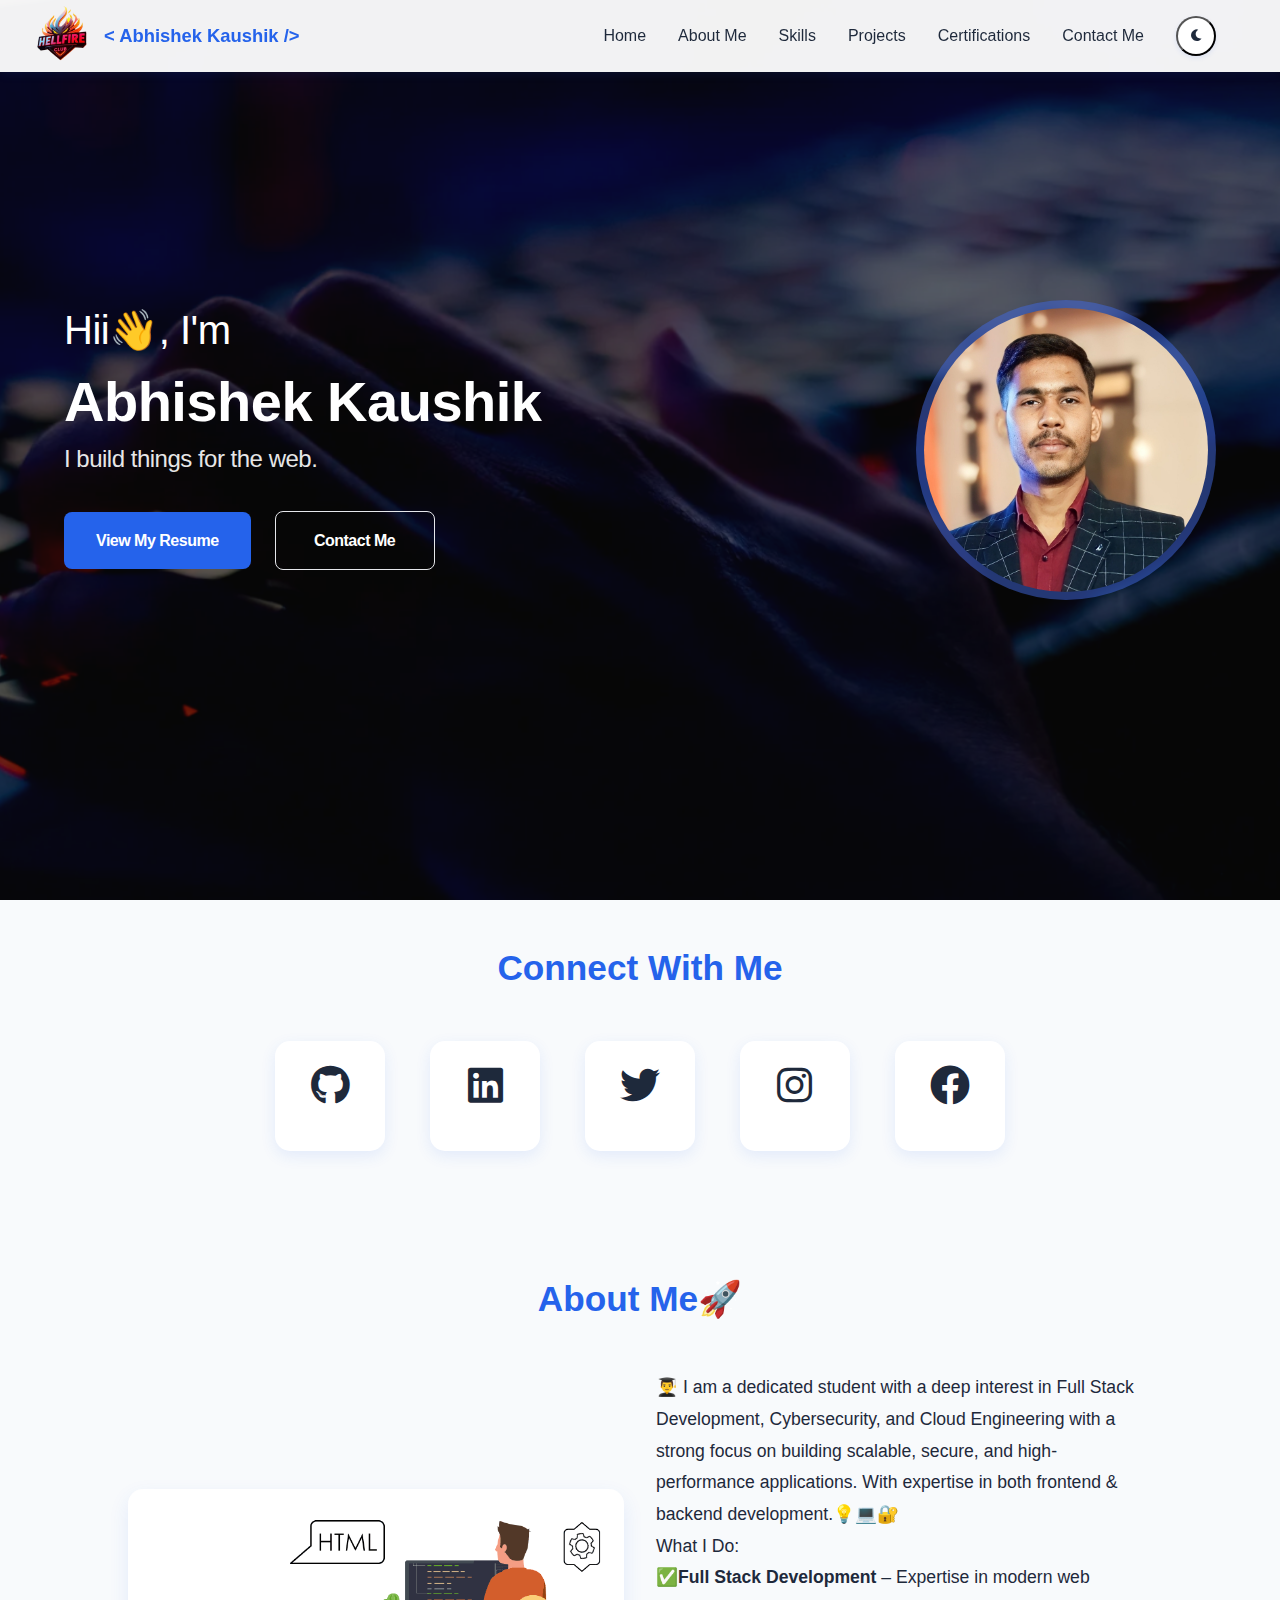
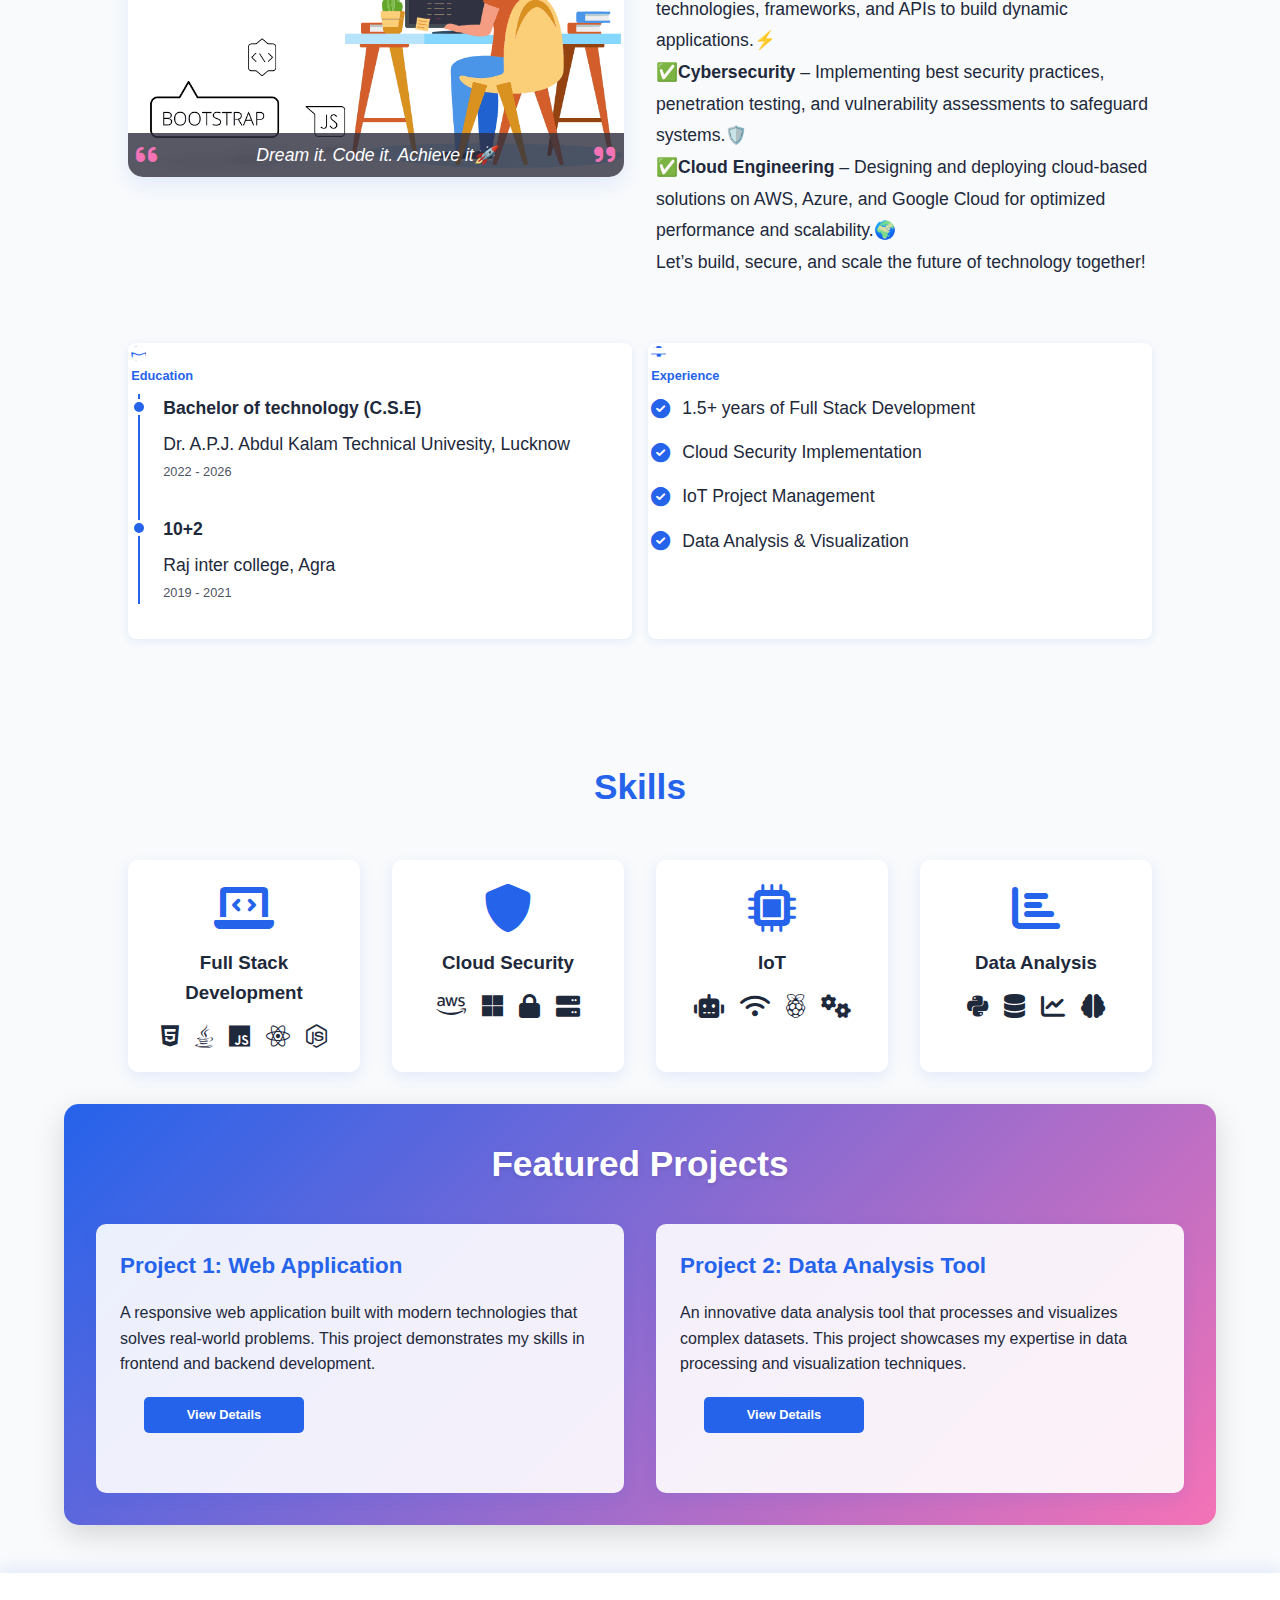
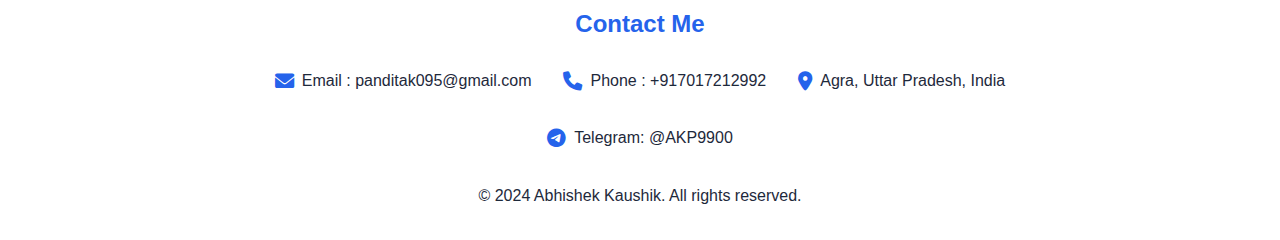
<file: index.html>
<!DOCTYPE html>
<html lang="en">
<head>
    <meta charset="UTF-8">
    <meta name="viewport" content="width=device-width, initial-scale=1.0">
    <title>Portfolio</title>
    <link rel="stylesheet" href="css/global.css">
    <link rel="stylesheet" href="css/hero.css">
    <link rel="stylesheet" href="css/about.css">
    <link rel="stylesheet" href="css/pages.css">
    <link rel="stylesheet" href="css/responsive.css">
    <link rel="stylesheet" href="https://cdnjs.cloudflare.com/ajax/libs/font-awesome/6.0.0/css/all.min.css">
</head>
<body>
    <nav class="navbar">
        <div class="nav-logo">
            <img src="assets/logo.png" alt="Logo" class="nav-logo-img">
            <p>&lt; Abhishek Kaushik /&gt;</p>
        </div>
        <ul class="nav-links">
            <li><a href="#home">Home</a></li>
            <li><a href="#about">About Me</a></li>
            <li><a href="#skills">Skills</a></li>
            <li><a href="projects.html">Projects</a></li>
            <li><a href="certifications.html">Certifications</a></li>
            <li><a href="#contact">Contact Me</a></li>
        </ul>
        <button class="theme-toggle" aria-label="Toggle theme">
            <i class="fas fa-moon"></i>
        </button>
        <div class="hamburger">
            <span></span>
            <span></span>
            <span></span>
        </div>
    </nav>

    <section id="home" class="hero">
        <div class="hero-content">
            <div class="hero-text">
                <p class="greeting">Hii👋,  I'm</p>
                <h1 class="name"><span class="highlight">Abhishek Kaushik</span></h1>
                <p class="role">I build things for the web.</p>
                <div class="hero-buttons">
                    <a href="https://www.linkedin.com/in/abhishek-kaushik-b677a2260" class="btn btn-primary" target="_blank" rel="noopener noreferrer">View My Resume</a>
                    <a href="#contact" class="btn btn-secondary">Contact Me</a>
                </div>
            </div>
            <div class="profile-container">
                <div class="profile-photo">
                    <img src="assets/profile.jpg" alt="Profile Picture">
                </div>
            </div>
        </div>
    </section>

    <section id="connect">
        <h2>Connect With Me</h2>
        <div class="social-media-links">
            <a href="https://github.com/Abhi999k" class="social-icon" title="GitHub" target="_blank" rel="noopener noreferrer">
                <i class="fab fa-github"></i>
                <span class="social-name">GitHub</span>
            </a>
            <a href="https://www.linkedin.com/in/abhishek-kaushik-b677a2260" class="social-icon" title="LinkedIn" target="_blank" rel="noopener noreferrer">
                <i class="fab fa-linkedin"></i>
                <span class="social-name">LinkedIn</span>
            </a>
            <a href="https://x.com/Abhishek_9900" class="social-icon" title="Twitter" target="_blank" rel="noopener noreferrer">
                <i class="fab fa-twitter"></i>
                <span class="social-name">X</span>
            </a>
            <a href="https://www.instagram.com/rangbaaz_abhishek__/" class="social-icon" title="Instagram" target="_blank" rel="noopener noreferrer">
                <i class="fab fa-instagram"></i>
                <span class="social-name">Instagram</span>
            </a>
            <a href="https://www.facebook.com/Abhishek.Kaushik0" class="social-icon" title="Facebook" target="_blank" rel="noopener noreferrer">
                <i class="fab fa-facebook"></i>
                <span class="social-name">Facebook</span>
            </a>
        </div>
    </section>

    <section id="about">
        <h2>About Me🚀</h2>
        <div class="about-container">
            <div class="about-intro">
                <div class="about-image">
                    <img src="assets/about.gif" alt="About Me Background">
                    <div class="about-quote">
                        <i class="fas fa-quote-left"></i>
                        <p>Dream it. Code it. Achieve it🚀</p>
                        <i class="fas fa-quote-right"></i>
                    </div>
                </div>
                <div class="about-text">
                    <p> 👨‍🎓 I am a dedicated student with a deep interest in Full Stack Development, Cybersecurity, and
                         Cloud Engineering with a strong focus on building scalable, secure, and high-
                        performance applications. With expertise in both frontend & backend development.💡💻🔐
                       <br> What I Do:
                       <br>✅<b>Full Stack Development</b> – Expertise in modern web technologies, frameworks, and APIs to build dynamic applications.⚡
                       <br>✅<b>Cybersecurity</b> – Implementing best security practices, penetration testing, and vulnerability assessments to safeguard systems.🛡️
                       <br>✅<b>Cloud Engineering</b> – Designing and deploying cloud-based solutions on AWS, Azure, and Google Cloud for optimized performance and scalability.🌍
                       <br>Let’s build, secure, and scale the future of technology together!</p>
                </div>
            </div>
            
            <div class="about-cards">
                <div class="about-card">
                    <div class="card-icon">
                        <i class="fas fa-graduation-cap"></i>
                    </div>
                    <h3>Education</h3>
                    <div class="education-timeline">
                        <div class="timeline-item">
                            <div class="timeline-dot"></div>
                            <div class="timeline-content">
                                <h4>Bachelor of technology (C.S.E)</h4>
                                <p class="timeline-place">Dr. A.P.J. Abdul Kalam Technical Univesity, Lucknow</p>
                                <p class="timeline-date">2022 - 2026</p>
                            </div>
                        </div>
                        <div class="timeline-item">
                            <div class="timeline-dot"></div>
                            <div class="timeline-content">
                                <h4>10+2</h4>
                                <p class="timeline-place">Raj inter college, Agra</p>
                                <p class="timeline-date">2019 - 2021</p>
                            </div>
                        </div>
                    </div>
                </div>
                
                <div class="about-card">
                    <div class="card-icon">
                        <i class="fas fa-briefcase"></i>
                    </div>
                    <h3>Experience</h3>
                    <ul class="experience-list">
                        <li>
                            <i class="fas fa-check-circle"></i>
                            <span>1.5+ years of Full Stack Development</span>
                        </li>
                        <li>
                            <i class="fas fa-check-circle"></i>
                            <span>Cloud Security Implementation</span>
                        </li>
                        <li>
                            <i class="fas fa-check-circle"></i>
                            <span>IoT Project Management</span>
                        </li>
                        <li>
                            <i class="fas fa-check-circle"></i>
                            <span>Data Analysis & Visualization</span>
                        </li>
                    </ul>
                </div>
                

            </div>
        </div>
    </section>

    <section id="skills">
        <h2>Skills</h2>
        <div class="skills-grid">
            <div class="skill-card">
                <i class="fas fa-laptop-code"></i>
                <h3>Full Stack Development</h3>
                <div class="tool-icons">
                    <i class="fab fa-html5" title="HTML5"></i>
                    <i class="fab fa-java" title="java"></i>
                    <i class="fab fa-js" title="JavaScript"></i>
                    <i class="fab fa-react" title="React"></i>
                    <i class="fab fa-node-js" title="Node.js"></i>
                </div>
            </div>
            <div class="skill-card">
                <i class="fas fa-shield-alt"></i>
                <h3>Cloud Security</h3>
                <div class="tool-icons">
                    <i class="fab fa-aws" title="AWS"></i>
                    <i class="fab fa-microsoft" title="Azure"></i>
                    <i class="fas fa-lock" title="Encryption"></i>
                    <i class="fas fa-server" title="Server Security"></i>
                </div>
            </div>
            <div class="skill-card">
                <i class="fas fa-microchip"></i>
                <h3>IoT</h3>
                <div class="tool-icons">
                    <i class="fas fa-robot" title="Robotics"></i>
                    <i class="fas fa-wifi" title="Wireless Communication"></i>
                    <i class="fab fa-raspberry-pi" title="Raspberry Pi"></i>
                    <i class="fas fa-cogs" title="Automation"></i>
                </div>
            </div>
            <div class="skill-card">
                <i class="fas fa-chart-bar"></i>
                <h3>Data Analysis</h3>
                <div class="tool-icons">
                    <i class="fab fa-python" title="Python"></i>
                    <i class="fas fa-database" title="Databases"></i>
                    <i class="fas fa-chart-line" title="Data Visualization"></i>
                    <i class="fas fa-brain" title="Machine Learning"></i>
                </div>
            </div>
        </div>
    </section>

    <section id="featured-projects" class="floating-section">
        <h2>Featured Projects</h2>
        <div class="project-grid">
            <div class="project-card featured">
                <h3>Project 1: Web Application</h3>
                <p>A responsive web application built with modern technologies that solves real-world problems. This project demonstrates my skills in frontend and backend development.</p>
                <div class="project-links">
                    <a href="projects.html" class="btn btn-small"></i> View Details</a>
                </div>
            </div>
            <div class="project-card featured">
                <h3>Project 2: Data Analysis Tool</h3>
                <p>An innovative data analysis tool that processes and visualizes complex datasets. This project showcases my expertise in data processing and visualization techniques.</p>
                <div class="project-links">
                    <a href="projects.html" class="btn btn-small"></i> View Details</a>
                </div>
            </div>
        </div>
    </section>


    <footer id="contact">
        <div class="footer-contact">
            <h3>Contact Me</h3>
            <div class="contact-info">
                <div class="contact-item">
                    <i class="fas fa-envelope"></i>
                    <p>Email : <a href="https://mail.google.com/mail/?view=cm&fs=1&to=panditak095@gmail.com" target="_blank">panditak095@gmail.com</a></p>
                </div>
                <div class="contact-item">
                    <i class="fas fa-phone"></i>
                    <p>Phone : <a href="tel:+917017212992">+917017212992</a></p>
                </div>
                <div class="contact-item">
                    <i class="fas fa-map-marker-alt"></i>
                    <p>Agra, Uttar Pradesh, India</p>
                </div>
                <div class="contact-item">
                    <i class="fab fa-telegram"></i>
                    <p>Telegram: <a href="https://t.me/AKP9900" target="_blank" rel="noopener noreferrer">@AKP9900</a></p>
                </div>
            </div>
        </div>
        <p>&copy; 2024 Abhishek Kaushik. All rights reserved.</p>
    </footer>

    <script src="js/script.js"></script>
</body>
</html>
</file>
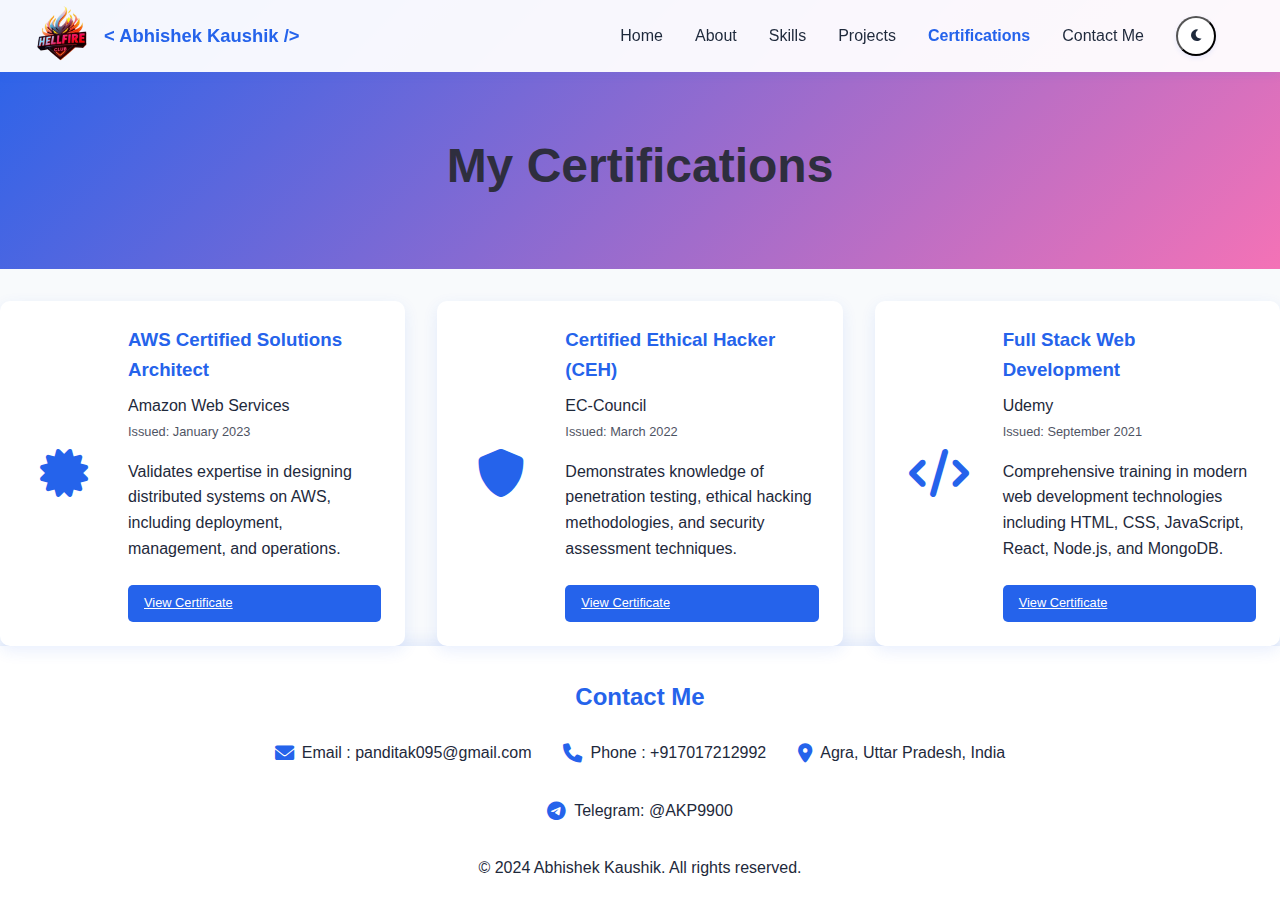
<file: certifications.html>
<!DOCTYPE html>
<html lang="en">
<head>
    <meta charset="UTF-8">
    <meta name="viewport" content="width=device-width, initial-scale=1.0">
    <title>Certifications - Portfolio</title>
    <link rel="stylesheet" href="css/global.css">
    <link rel="stylesheet" href="css/about.css">
    <link rel="stylesheet" href="css/pages.css">
    <link rel="stylesheet" href="css/responsive.css">
    <link rel="stylesheet" href="https://cdnjs.cloudflare.com/ajax/libs/font-awesome/6.0.0/css/all.min.css">
</head>
<body>
    <nav class="navbar">
        <img src="assets/logo.png" alt="Logo" class="nav-logo-img">
        <div class="nav-logo"><p>&lt; Abhishek Kaushik /&gt;</p>
        </div>
        <ul class="nav-links">
            <li><a href="index.html">Home</a></li>
            <li><a href="index.html#about">About</a></li>
            <li><a href="index.html#skills">Skills</a></li>
            <li><a href="projects.html">Projects</a></li>
            <li><a href="certifications.html" class="active">Certifications</a></li>
            <li><a href="#contact">Contact Me</a></li>
        </ul>
        <button class="theme-toggle" aria-label="Toggle theme">
            <i class="fas fa-moon"></i>
        </button>
        <div class="hamburger">
            <span></span>
            <span></span>
            <span></span>
        </div>
    </nav>

    <section class="page-header">
        <h1>My Certifications</h1>
    </section>

    <section id="certifications">
        <div class="certifications-grid">
            <div class="certification-card">
                <div class="certification-icon">
                    <i class="fas fa-certificate"></i>
                </div>
                <div class="certification-content">
                    <h3>AWS Certified Solutions Architect</h3>
                    <p class="issuer">Amazon Web Services</p>
                    <p class="date">Issued: January 2023</p>
                    <p class="description">Validates expertise in designing distributed systems on AWS, including deployment, management, and operations.</p>
                    <a href="#" class="btn btn-small">View Certificate</a>
                </div>
            </div>
            
            <div class="certification-card">
                <div class="certification-icon">
                    <i class="fas fa-shield-alt"></i>
                </div>
                <div class="certification-content">
                    <h3>Certified Ethical Hacker (CEH)</h3>
                    <p class="issuer">EC-Council</p>
                    <p class="date">Issued: March 2022</p>
                    <p class="description">Demonstrates knowledge of penetration testing, ethical hacking methodologies, and security assessment techniques.</p>
                    <a href="#" class="btn btn-small">View Certificate</a>
                </div>
            </div>
            
            <div class="certification-card">
                <div class="certification-icon">
                    <i class="fas fa-code"></i>
                </div>
                <div class="certification-content">
                    <h3>Full Stack Web Development</h3>
                    <p class="issuer">Udemy</p>
                    <p class="date">Issued: September 2021</p>
                    <p class="description">Comprehensive training in modern web development technologies including HTML, CSS, JavaScript, React, Node.js, and MongoDB.</p>
                    <a href="#" class="btn btn-small">View Certificate</a>
                </div>
            </div>
        </div>
    </section>

    <footer id="contact">
        <div class="footer-contact">
            <h3>Contact Me</h3>
            <div class="contact-info">
                <div class="contact-item">
                    <i class="fas fa-envelope"></i>
                    <p>Email : <a href="https://mail.google.com/mail/?view=cm&fs=1&to=panditak095@gmail.com" target="_blank">panditak095@gmail.com</a></p>
                </div>
                <div class="contact-item">
                    <i class="fas fa-phone"></i>
                    <p>Phone : <a href="tel:+917017212992">+917017212992</a></p>
                </div>
                <div class="contact-item">
                    <i class="fas fa-map-marker-alt"></i>
                    <p>Agra, Uttar Pradesh, India</p>
                </div>
                <div class="contact-item">
                    <i class="fab fa-telegram"></i>
                    <p>Telegram: <a href="https://t.me/AKP9900" target="_blank" rel="noopener noreferrer">@AKP9900</a></p>
                </div>
            </div>
        </div>
        <p>&copy; 2024 Abhishek Kaushik. All rights reserved.</p>
    </footer>

    <script src="js/script.js"></script>
</body>
</html>
</file>
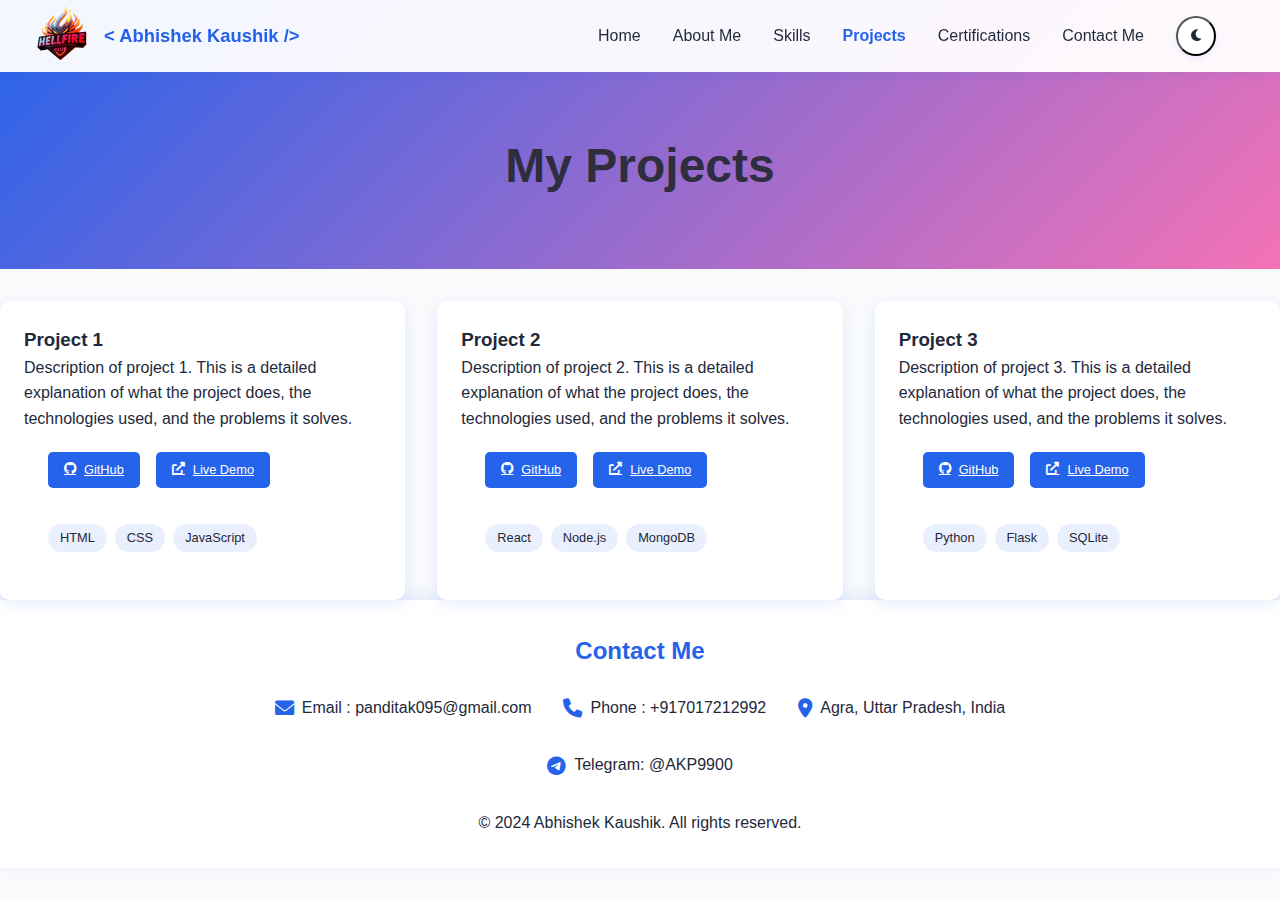
<file: projects.html>
<!DOCTYPE html>
<html lang="en">
<head>
    <meta charset="UTF-8">
    <meta name="viewport" content="width=device-width, initial-scale=1.0">
    <title>Projects - Portfolio</title>
    <link rel="stylesheet" href="css/global.css">
    <link rel="stylesheet" href="css/about.css">
    <link rel="stylesheet" href="css/pages.css">
    <link rel="stylesheet" href="css/responsive.css">
    <link rel="stylesheet" href="https://cdnjs.cloudflare.com/ajax/libs/font-awesome/6.0.0/css/all.min.css">
</head>
<body>
    <nav class="navbar">
        <img src="assets/logo.png" alt="Logo" class="nav-logo-img">
        <div class="nav-logo"><p>&lt; Abhishek Kaushik /&gt;</p>
        </div>
        <ul class="nav-links">
            <li><a href="index.html">Home</a></li>
            <li><a href="index.html#about">About Me</a></li>
            <li><a href="index.html#skills">Skills</a></li>
            <li><a href="projects.html" class="active">Projects</a></li>
            <li><a href="certifications.html">Certifications</a></li>
            <li><a href="#contact">Contact Me</a></li>
        </ul>
        <button class="theme-toggle" aria-label="Toggle theme">
            <i class="fas fa-moon"></i>
        </button>
        <div class="hamburger">
            <span></span>
            <span></span>
            <span></span>
        </div>
    </nav>

    <section class="page-header">
        <h1>My Projects</h1>
    </section>

    <section id="projects">
        <div class="project-grid">
            <div class="project-card">
                <h3>Project 1</h3>
                <p>Description of project 1. This is a detailed explanation of what the project does, the technologies used, and the problems it solves.</p>
                <div class="project-links">
                    <a href="#" class="btn btn-small"><i class="fab fa-github"></i> GitHub</a>
                    <a href="#" class="btn btn-small"><i class="fas fa-external-link-alt"></i> Live Demo</a>
                </div>
                <div class="tech-stack">
                    <span>HTML</span>
                    <span>CSS</span>
                    <span>JavaScript</span>
                </div>
            </div>
            <div class="project-card">
                <h3>Project 2</h3>
                <p>Description of project 2. This is a detailed explanation of what the project does, the technologies used, and the problems it solves.</p>
                <div class="project-links">
                    <a href="#" class="btn btn-small"><i class="fab fa-github"></i> GitHub</a>
                    <a href="#" class="btn btn-small"><i class="fas fa-external-link-alt"></i> Live Demo</a>
                </div>
                <div class="tech-stack">
                    <span>React</span>
                    <span>Node.js</span>
                    <span>MongoDB</span>
                </div>
            </div>
            <div class="project-card">
                <h3>Project 3</h3>
                <p>Description of project 3. This is a detailed explanation of what the project does, the technologies used, and the problems it solves.</p>
                <div class="project-links">
                    <a href="#" class="btn btn-small"><i class="fab fa-github"></i> GitHub</a>
                    <a href="#" class="btn btn-small"><i class="fas fa-external-link-alt"></i> Live Demo</a>
                </div>
                <div class="tech-stack">
                    <span>Python</span>
                    <span>Flask</span>
                    <span>SQLite</span>
                </div>
            </div>
        </div>
    </section>

    <footer id="contact">
        <div class="footer-contact">
            <h3>Contact Me</h3>
            <div class="contact-info">
                <div class="contact-item">
                    <i class="fas fa-envelope"></i>
                    <p>Email : <a href="https://mail.google.com/mail/?view=cm&fs=1&to=panditak095@gmail.com" target="_blank">panditak095@gmail.com</a></p>
                </div>
                <div class="contact-item">
                    <i class="fas fa-phone"></i>
                    <p>Phone : <a href="tel:+917017212992">+917017212992</a></p>
                </div>
                <div class="contact-item">
                    <i class="fas fa-map-marker-alt"></i>
                    <p>Agra, Uttar Pradesh, India</p>
                </div>
                <div class="contact-item">
                    <i class="fab fa-telegram"></i>
                    <p>Telegram: <a href="https://t.me/AKP9900" target="_blank" rel="noopener noreferrer">@AKP9900</a></p>
                </div>
            </div>
        </div>
        <p>&copy; 2024 Abhishek Kaushik. All rights reserved.</p>
    </footer>

    <script src="js/script.js"></script>
</body>
</html>
</file>
<file: css/global.css>
/* Global Styles */
:root {
    /* Light Theme (default) */
    --primary-color: #2563eb;
    --secondary-color: #f472b6;
    --text-color: #1e293b;
    --bg-color: #f8fafc;
    --card-bg: #ffffff;
    --nav-bg: rgba(255, 255, 255, 0.95);
    --shadow-color: rgba(37, 99, 235, 0.1);
    --transition: all 0.3s ease;
}

[data-theme='dark'] {
    --primary-color: #60a5fa;
    --secondary-color: #f9a8d4;
    --text-color: #f1f5f9;
    --bg-color: #0f172a;
    --card-bg: #1e293b;
    --nav-bg: rgba(15, 23, 42, 0.95);
    --shadow-color: rgba(96, 165, 250, 0.2);
}

* {
    margin: 0;
    padding: 0;
    box-sizing: border-box;
}

html {
    scroll-behavior: smooth;
}

body {
    font-family: 'Segoe UI', Tahoma, Geneva, Verdana, sans-serif;
    line-height: 1.6;
    color: var(--text-color);
    background-color: var(--bg-color);
}

/* Navigation */
.navbar {
    position: fixed;
    top: 0;
    width: 100%;
    display: flex;
    justify-content: space-between;
    align-items: center;
    padding: 1rem 5%;
    background-color: var(--nav-bg);
    box-shadow: 0 2px 10px var(--shadow-color);
    z-index: 1000;
}

.theme-toggle {
    margin-left: 2rem;
    cursor: pointer;
    width: 40px;
    height: 40px;
    border-radius: 50%;
    display: flex;
    align-items: center;
    justify-content: center;
    background-color: var(--card-bg);
    color: var(--text-color);
    transition: transform 0.3s ease, background-color 0.3s ease, box-shadow 0.3s ease;
    box-shadow: 0 2px 5px var(--shadow-color);
    will-change: transform;
}

.theme-toggle:hover {
    color: var(--primary-color);
    transform: translateY(-2px);
    box-shadow: 0 4px 8px var(--shadow-color);
}

.nav-logo {
    display: flex;
    align-items: center;
    gap: 12px;
    font-size: 1.15rem;
    font-weight: bold;
    color: var(--primary-color);
    padding-left: 40px;
}

.nav-logo-img {
    width: 64px;
    height: 64px;
    object-fit: contain;
    position: absolute;
    left: 30px;
    top: 50%;
    transform: translateY(-50%) scale(1.2);
}

.nav-links {
    display: flex;
    list-style: none;
    gap: 2rem;
    margin-left: auto;
}

.nav-links a {
    text-decoration: none;
    color: var(--text-color);
    font-weight: 500;
    transition: var(--transition);
}

.nav-links a:hover {
    color: var(--primary-color);
}

.hamburger {
    display: none;
    flex-direction: column;
    gap: 5px;
    cursor: pointer;
}

.hamburger span {
    width: 25px;
    height: 3px;
    background-color: var(--primary-color);
    transition: transform 0.3s ease, background-color 0.3s ease;
    will-change: transform;
}

.hamburger:hover span {
    background-color: var(--secondary-color);
}

.hamburger.active span:nth-child(1) {
    transform: translateY(8px) rotate(45deg);
}

.hamburger.active span:nth-child(2) {
    opacity: 0;
}

.hamburger.active span:nth-child(3) {
    transform: translateY(-8px) rotate(-45deg);
}

.nav-links.active {
    display: flex !important;
}
</file>
<file: css/hero.css>
/* Hero Section */
.hero {
    height: 100vh;
    display: flex;
    align-items: center;
    justify-content: center;
    padding: 0 5%;
    position: relative;
    background-image: url('/assets/banner.png');
    background-size: cover;
    background-position: center;
    background-repeat: no-repeat;
    z-index: 1;
}

.hero::before {
    content: '';
    position: absolute;
    top: 0;
    left: 0;
    width: 100%;
    height: 100%;
    background-color: rgba(0, 0, 0, 0.5);
    z-index: -1;
}

.hero-content {
    display: flex;
    justify-content: space-between;
    align-items: center;
    width: 100%;
    max-width: 1200px;
    gap: 2rem;
}

.hero-text {
    flex: 1;
    text-align: left;
    letter-spacing: -0.5px;
    color: #fff;
}

.greeting {
    font-size: 2.5rem;
    margin-bottom: 0.4rem;
}

.name {
    font-size: 3.5rem;
    margin-bottom: 0.3rem;
    line-height: 1.2;
    animation: fadeInUp 1s ease 0.2s;
}

.role {
    font-size: 1.5rem;
    opacity: 0.9;
    animation: fadeInUp 1s ease 0.4s;
}

.profile-container {
    flex: 1;
    display: flex;
    justify-content: right;
    align-items: right;
    animation: fadeIn 1s ease;
}

.profile-photo {
    width: 300px;
    height: 300px;
    border-radius: 50%;
    padding: 8px;
    background: #4169e180;
    backdrop-filter: blur(5px);
    transition: var(--transition);
}

.profile-photo:hover {
    transform: scale(1.05);
    background: rgba(255, 255, 255, 0.3);
}

.profile-photo img {
    width: 100%;
    height: 100%;
    border-radius: 50%;
    object-fit: cover;
}

@keyframes fadeIn {
    from { opacity: 0; }
    to { opacity: 1; }
}

/* Hero Buttons */
.hero-buttons {
    display: flex;
    gap: 1.5rem;
    margin: 2rem 0;
    justify-content: flex-start;
    align-items: center;
}

.btn {
    padding: 1rem 2rem;
    border-radius: 0.5rem;
    font-weight: 600;
    text-decoration: none;
    transition: var(--transition);
    display: inline-flex;
    align-items: center;
    justify-content: center;
    min-width: 160px;
}

.btn-primary, .btn-secondary {
    color: white;
    transform: translateY(0);
}

.btn-primary {
    background-color: var(--primary-color);
}

.btn-primary:hover {
    background-color: #2e2e3e;
    box-shadow: 0 4px 6px var(--shadow-color);
}

.btn-secondary {
    background-color: transparent;
    border: 1px solid #e5e7eb;
}

.btn-secondary:hover {
    border-color: var(--primary-color);
    color: var(--primary-color);
}

.btn:hover {
    transform: translateY(-2px);
}

/* Sections */
section {
    padding: 5rem 10%;
}

h2 {
    text-align: center;
    margin-bottom: 2.8rem;
    margin-top: -2.5rem;
    font-size: 2.2rem;
    color: var(--primary-color);
}
</file>
<file: css/about.css>
/* Social Media Links Section */
.social-media-links {
    display: flex;
    flex-wrap: wrap;
    justify-content: center;
    gap: 2.8rem;
    max-width: 800px;
    margin: 0 auto;
}

.social-icon {
    position: relative;
    display: flex;
    flex-direction: column;
    align-items: center;
    text-decoration: none;
    color: var(--text-color);
    transition: var(--transition);
    padding: 1.5rem;
    border-radius: 15px;
    background-color: var(--card-bg);
    box-shadow: 0 5px 15px var(--shadow-color);
    width: 110px;
    height: 110px;
}

.social-icon i {
    font-size: 2.5rem;
    margin-bottom: 0.5rem;
    transition: var(--transition);
}

.social-name {
    font-size: 0.8rem;
    font-weight: 500;
    opacity: 0;
    transform: translateY(10px);
    transition: var(--transition);
}

.social-icon:hover, .social-icon:active {
    transform: translateY(-10px);
    color: var(--primary-color);
    box-shadow: 0 8px 20px var(--shadow-color);
}

.social-icon:hover i {
    transform: scale(1.1);
}

.social-icon:hover .social-name {
    opacity: 1;
    transform: translateY(0);
}

@media (hover: none) {
    .social-name {
        opacity: 1;
        transform: none;
    }
}

/* About Section - Enhanced Version */
.about-container {
    max-width: 1200px;
    margin: 0 auto;
    font-size: 1.1rem;
}

.about-intro {
    display: flex;
    flex-wrap: wrap;
    gap: 2rem;
    margin-bottom: 3rem;
    align-items: center;
}

.about-image {
    flex: 1;
    min-width: 300px;
    position: relative;
    border-radius: 15px;
    overflow: hidden;
    box-shadow: 0 8px 20px var(--shadow-color);
}

.about-image img {
    width: 150%;
    height: auto;
    display: block;
    transition: transform 0.5s ease;
}

.about-image:hover img {
    transform: scale(1.05);
}

.about-quote {
    position: absolute;
    bottom: 0;
    left: 0;
    right: 0;
    background: rgba(46, 46, 62, 0.8);
    color: white;
    padding: 0.5rem;
    display: flex;
    align-items: center;
    justify-content: center;
    flex-wrap: wrap;
    gap: 0.5rem;
}

.about-quote i {
    color: var(--secondary-color);
    font-size: 1.5rem;
}

.about-quote p {
    flex: 1;
    text-align: center;
    font-style: italic;
    margin: 0;
    font-size: 1.1rem;
}

.about-text {
    flex: 1;
    min-width: 300px;
}

.about-text p {
    margin-bottom: 1rem;
    line-height: 1.8;
}

.about-cards {
    display: grid;
    grid-template-columns: repeat(auto-fit, minmax(60px, 1fr));
    gap: 1rem;
}

.about-card {

    background: var(--card-bg);
    border-radius: 8px;
    padding: 0.2rem;
    box-shadow: 0 2px 8px var(--shadow-color);
    transition: var(--transition);
    position: relative;
    overflow: hidden;
}

.about-card:hover {
    transform: translateY(-5px);
    box-shadow: 0 8px 16px var(--shadow-color);
    background: #4169e1;
    color: white;
}

.card-icon {
    width: 15px;
    height: 15px;
    border-radius: 50%;
    background: var(--primary-color);
    display: flex;
    align-items: center;
    justify-content: center;
    margin-bottom: 0.3rem;
}

.card-icon i {
    font-size: -0.3rem;
    color: white;
}

.about-card h3 {
    margin-bottom: 0.5rem;
    color: var(--primary-color);
    font-size: 0.8rem;
}

/* Education Timeline */
.education-timeline {
    position: relative;
    padding-left: 2rem;
}

.education-timeline::before {
    content: '';
    position: absolute;
    left: 7px;
    top: 0;
    height: 100%;
    width: 2px;
    background: var(--primary-color);
}

.timeline-item {
    position: relative;
    margin-bottom: 2rem;
}

.timeline-dot {
    position: absolute;
    left: -2rem;
    top: 5px;
    width: 16px;
    height: 16px;
    border-radius: 50%;
    background: var(--primary-color);
    border: 3px solid var(--card-bg);
}

.timeline-content h4 {
    margin: 0 0 0.5rem;
    color: var(--text-color);
}

.timeline-place {
    font-weight: 500;
    margin-bottom: 0.25rem;
}

.timeline-date {
    font-size: 0.8rem;
    opacity: 0.8;
    margin-bottom: 0.5rem;
}

/* Experience List */
.experience-list {
    list-style: none;
    padding: 0;
}

.experience-list li {
    display: flex;
    align-items: center;
    margin-bottom: 1rem;
    gap: 0.75rem;
}

.experience-list i {
    color: var(--primary-color);
    font-size: 1.2rem;
}


/* Skills Section */
.skills-grid {
    display: grid;
    grid-template-columns: repeat(auto-fit, minmax(200px, 1fr));
    gap: 2rem;
    margin-top: 2rem;
}

.skill-card {
    text-align: center;
    padding: 1.5rem;
    background: var(--card-bg);
    border-radius: 10px;
    box-shadow: 0 5px 15px var(--shadow-color);
    transition: var(--transition);
}

.skill-card:hover {
    transform: translateY(-10px);
    box-shadow: 0 8px 20px rgba(0, 0, 0, 0.15);
}

.skill-card i {
    font-size: 3rem;
    color: var(--primary-color);
    margin-bottom: 1rem;
}

.tool-icons {
    display: flex;
    justify-content: center;
    gap: 1rem;
    margin-top: 1rem;
}

.tool-icons i {
    font-size: 1.5rem;
    color: var(--text-color);
    margin-bottom: 0;
    transition: var(--transition);
}

.tool-icons i:hover {
    color: var(--primary-color);
    transform: scale(1.2);
}

/* Projects Section */
.project-grid {
    display: grid;
    grid-template-columns: repeat(auto-fit, minmax(300px, 1fr));
    gap: 2rem;
    margin-top: 2rem;
}

.project-card {
    background-color: var(--card-bg);
    border-radius: 10px;
    padding: 1.5rem;
    box-shadow: 0 5px 15px var(--shadow-color);
    transition: var(--transition);
}

.project-card:hover {
    transform: translateY(-10px);
    box-shadow: 0 15px 30px var(--shadow-color);
}

/* Featured Projects Floating Section */
.floating-section {
    position: relative;
    margin: -3rem 5% 3rem;
    padding: 2rem;
    background: linear-gradient(135deg, var(--primary-color) 0%, var(--secondary-color) 100%);
    border-radius: 15px;
    box-shadow: 0 10px 30px rgba(0, 0, 0, 0.15);
    z-index: 10;
}

.floating-section h2 {
    color: white;
    margin-top: 0;
    margin-bottom: 1.5rem;
    text-shadow: 0 2px 4px rgba(0, 0, 0, 0.1);
}

.project-card.featured {
    background-color: rgba(255, 255, 255, 0.9);
    border: none;
    transition: all 0.4s ease;
}

[data-theme='dark'] .project-card.featured {
    background-color: rgba(46, 46, 62, 0.9);
    color: var(--featured-text);
}

.project-card.featured:hover {
    transform: translateY(-10px) scale(1.02);
    box-shadow: 0 20px 40px rgba(0, 0, 0, 0.2);
}

.project-card.featured h3 {
    color: var(--primary-color);
    font-size: 1.4rem;
    margin-bottom: 1rem;
}

.project-links {
    display: flex;
    flex-wrap: wrap;
    gap: 0.75rem;
    margin: 1.25rem 0;
}

.btn-small {
    padding: 0.5rem 1rem;
    font-size: 0.8rem;
    border-radius: 5px;
    background-color: var(--primary-color);
    color: white;
    display: flex;
    align-items: center;
    gap: 0.5rem;
    transition: var(--transition);
}

.btn-small:hover {
    background-color: var(--secondary-color);
    transform: translateY(-2px);
    box-shadow: 0 4px 8px var(--shadow-color);
}

.tech-stack {
    display: flex;
    flex-wrap: wrap;
    gap: 0.5rem;
    margin-top: 1rem;
}

.tech-stack span {
    background-color: var(--primary-color);
    color: var(--bg-color);
    padding: 0.25rem 0.75rem;
    border-radius: 20px;
    font-size: 0.85rem;
    font-weight: 500;
    transition: var(--transition);
}

.tech-stack span:hover {
    background-color: var(--secondary-color);
    transform: translateY(-2px);
}

/* Footer Contact Styling */
footer {
    background-color: var(--card-bg);
    padding: 2rem 5%;
    text-align: center;
    box-shadow: 0 -5px 15px var(--shadow-color);
}

.footer-contact {
    margin-bottom: 2rem;
    padding: 0 1rem;
}

.footer-contact h3 {
    color: var(--primary-color);
    margin-bottom: 1.5rem;
    font-size: 1.5rem;
    text-align: center;
}

.contact-info {
    display: flex;
    flex-wrap: wrap;
    justify-content: center;
    gap: 2rem;
    margin-bottom: 2rem;
    max-width: 800px;
    margin-left: auto;
    margin-right: auto;
}

.contact-item {
    display: flex;
    align-items: center;
    gap: 0.5rem;
}

.contact-item i {
    color: var(--primary-color);
    font-size: 1.2rem;
}

.contact-item p {
    margin: 0;
}

.contact-item a {
    color: var(--text-color);
    text-decoration: none;
    transition: var(--transition);
}

.contact-item a:hover {
    color: var(--primary-color);
}

/* Animations */
@keyframes fadeInUp {
    from {
        opacity: 0;
        transform: translateY(20px);
    }
    to {
        opacity: 1;
        transform: translateY(0);
    }
}
</file>
<file: css/pages.css>
/* Page Header for separate pages */
.page-header {
    background: linear-gradient(135deg, var(--primary-color) 0%, var(--secondary-color) 100%);
    color: #2e2e3e;
    text-align: center;
    padding: 8rem 5% 4rem;
    margin-bottom: 2rem;
}

.page-header h1 {
    font-size: 3rem;
    margin: 0;
    font-weight: 700;
}

/* Certifications Section */
.certifications-grid {
    display: grid;
    grid-template-columns: repeat(auto-fit, minmax(300px, 1fr));
    gap: 2rem;
    margin-top: 2rem;
}

.certification-card {
    display: flex;
    background: var(--card-bg);
    border-radius: 10px;
    overflow: hidden;
    box-shadow: 0 5px 15px var(--shadow-color);
    transition: var(--transition);
    padding: 1.5rem;
}

.certification-card:hover {
    transform: translateY(-5px);
    box-shadow: 0 8px 20px rgba(0, 0, 0, 0.15);
}

.certification-icon {
    flex: 0 0 80px;
    display: flex;
    align-items: center;
    justify-content: center;
}

.certification-icon i {
    font-size: 3rem;
    color: var(--primary-color);
}

.certification-content {
    flex: 1;
    padding-left: 1.5rem;
}

.certification-content h3 {
    margin: 0 0 0.5rem;
    color: var(--primary-color);
}

.certification-content .issuer {
    font-weight: 500;
    margin-bottom: 0.25rem;
}

.certification-content .date {
    font-size: 0.8rem;
    opacity: 0.8;
    margin-bottom: 1rem;
}

.certification-content .description {
    margin-bottom: 1.5rem;
}

.btn-small {
    padding: 0.5rem 1rem;
    font-size: 0.8rem;
}

/* Project page enhancements */
.project-links {
    display: flex;
    gap: 1rem;
    padding: 0 1.5rem 1rem;
}

.tech-stack {
    display: flex;
    flex-wrap: wrap;
    gap: 0.5rem;
    padding: 0 1.5rem 1.5rem;
}

.tech-stack span {
    background-color: var(--shadow-color);
    color: var(--text-color);
    padding: 0.25rem 0.75rem;
    border-radius: 20px;
    font-size: 0.8rem;
}

/* Active state for navigation */
.nav-links a.active {
    color: var(--primary-color);
    font-weight: 700;
}
</file>
<file: css/responsive.css>
/* Responsive Design */
@media (max-width: 768px) {
    .navbar {
        padding: 0.8rem 4%;
    }

    .hamburger {
        display: flex;
        margin-right: 0rem;
    }

    .nav-links {
        display: none;
        position: absolute;
        top: 100%;
        left: 0;
        width: 100%;
        flex-direction: column;
        background-color: var(--nav-bg);
        backdrop-filter: blur(10px);
        padding: 1rem 0;
        box-shadow: 0 4px 6px var(--shadow-color);
        transform-origin: top;
        transition: transform 0.3s ease;
        background-color: var(--nav-bg);
        padding: 1rem 0;
        text-align: center;
        box-shadow: 0 2px 10px var(--shadow-color);
        gap: 1rem;
    }

    .nav-links.active {
        display: flex;
    }

    .theme-toggle {
        margin-left: 2rem;
    }

    .nav-logo {
        font-size: 1rem;
        padding-left: 30px;
    }

    .nav-logo-img {
        width: 48px;
        height: 48px;
        margin-left: -31px;
    }

    .hero {
        height: auto;
        min-height: 100vh;
        padding: 6rem 4% 4rem;
    }

    .hero-content {
        flex-direction: column-reverse;
        gap: 3rem;
        text-align: center;
    }

    .hero-text {
        text-align: center;
    }

    .greeting {
        font-size: 1.8rem;
    }

    .name {
        font-size: 2.5rem;
    }

    .role {
        font-size: 1.3rem;
    }

    .hero-buttons {
        justify-content: center;
        flex-wrap: wrap;
    }

    .profile-photo {
        width: 200px;
        height: 200px;
    }

    section {
        padding: 3rem 4%;
    }
    
    .floating-section {
        margin: -2rem 3% 2rem;
        padding: 1.5rem;
    }
    
    .floating-section h2 {
        font-size: 1.8rem;
        margin-bottom: 1rem;
    }
    
    .project-card {
        padding: 1.25rem;
    }
    
    .project-card h3 {
        font-size: 1.2rem;
        margin-bottom: 0.75rem;
    }
    
    .project-links {
        gap: 0.5rem;
        margin: 1rem 0;
        justify-content: center;
        flex-wrap: wrap;
    }
    
    .btn-small {
        padding: 0.4rem 0.8rem;
        font-size: 0.85rem;
        width: 100%;
        max-width: 200px;
    }
    
    .tech-stack {
        justify-content: center;
    }
    
    .project-grid {
        grid-template-columns: 1fr;
        gap: 1.5rem;
    }

    .skills-grid {
        grid-template-columns: repeat(auto-fit, minmax(130px, 1fr));
        gap: 1rem;
    }

    .skill-card {
        padding: 1rem;
    }

    .skill-card i {
        font-size: 2.5rem;
    }

    .tool-icons i {
        font-size: 1.2rem;
    }

    .about-intro {
        flex-direction: column;
    }

    .about-cards {
        gap: 1.5rem;
        grid-template-columns: 1fr;
    }

    .social-media-links {
        gap: 1.5rem;
    }

    .contact-info {
        flex-direction: column;
        gap: 0.5rem;
    }
}
</file>
